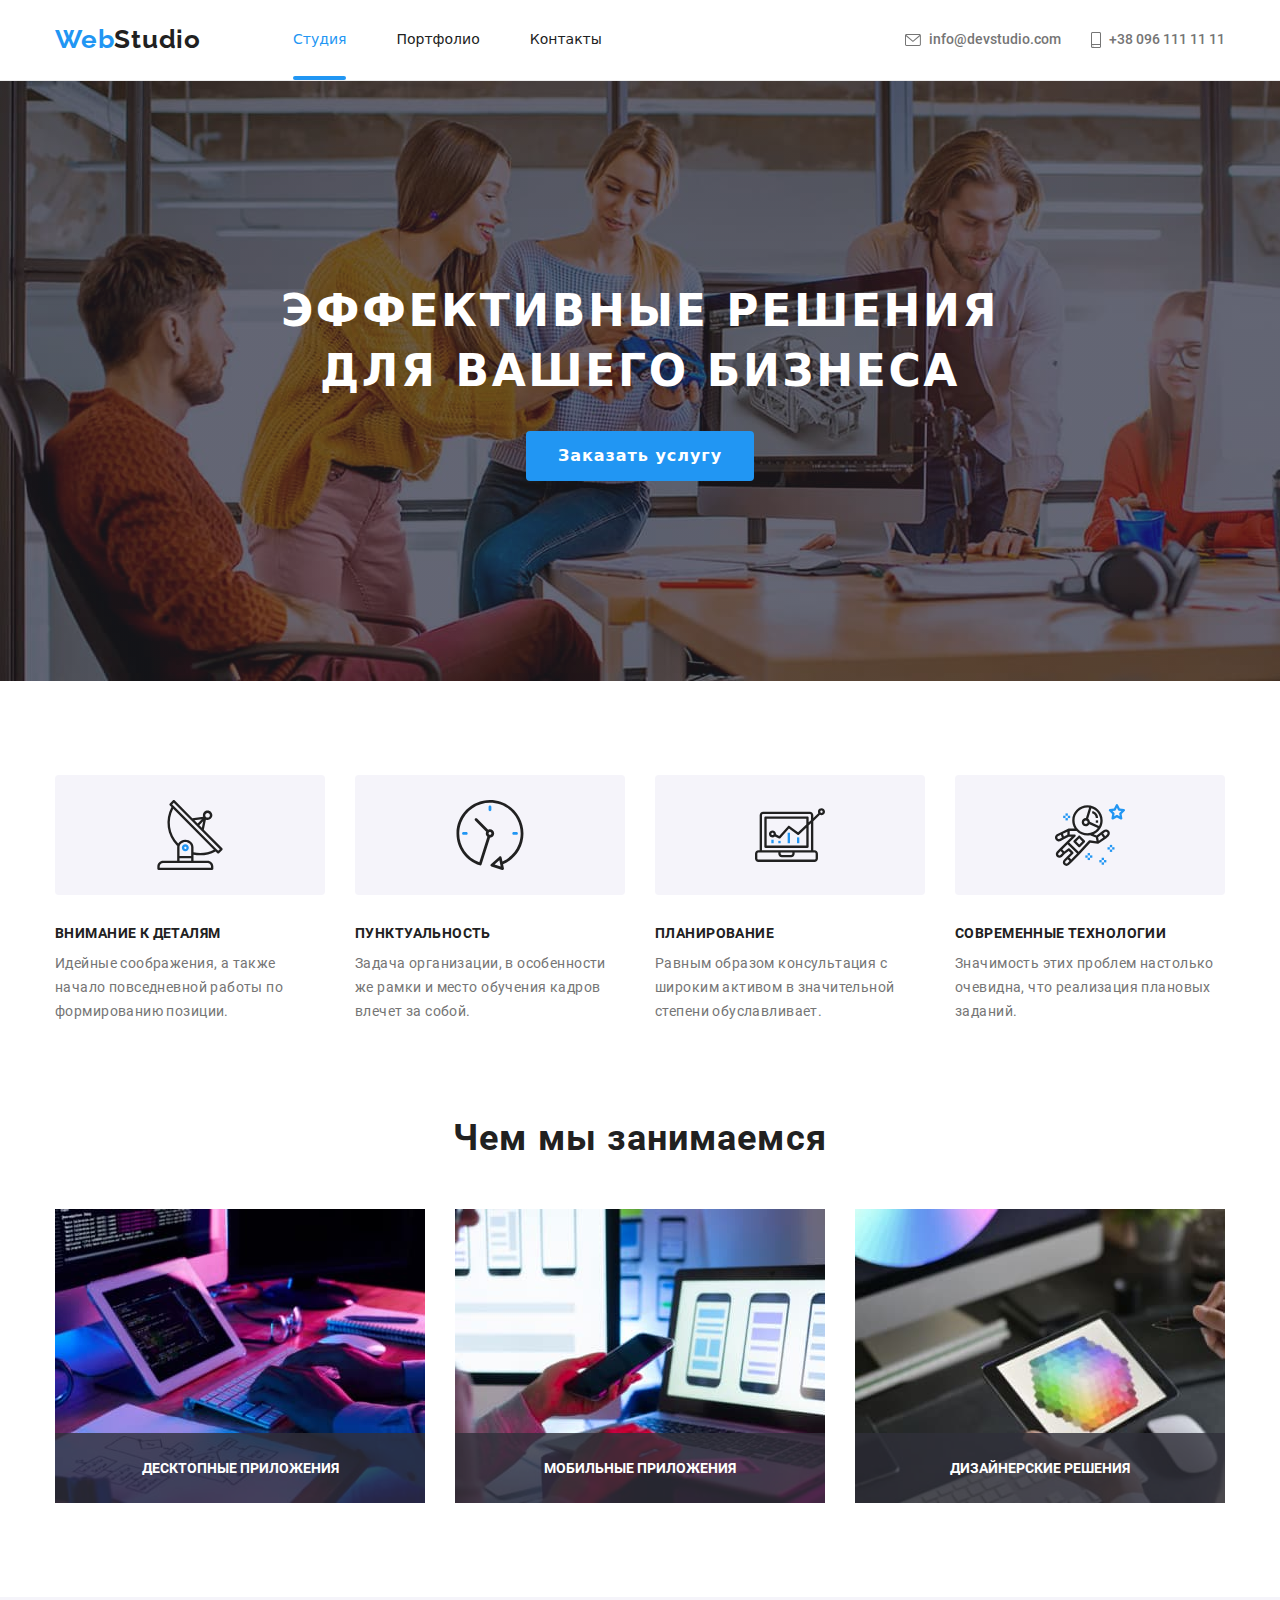
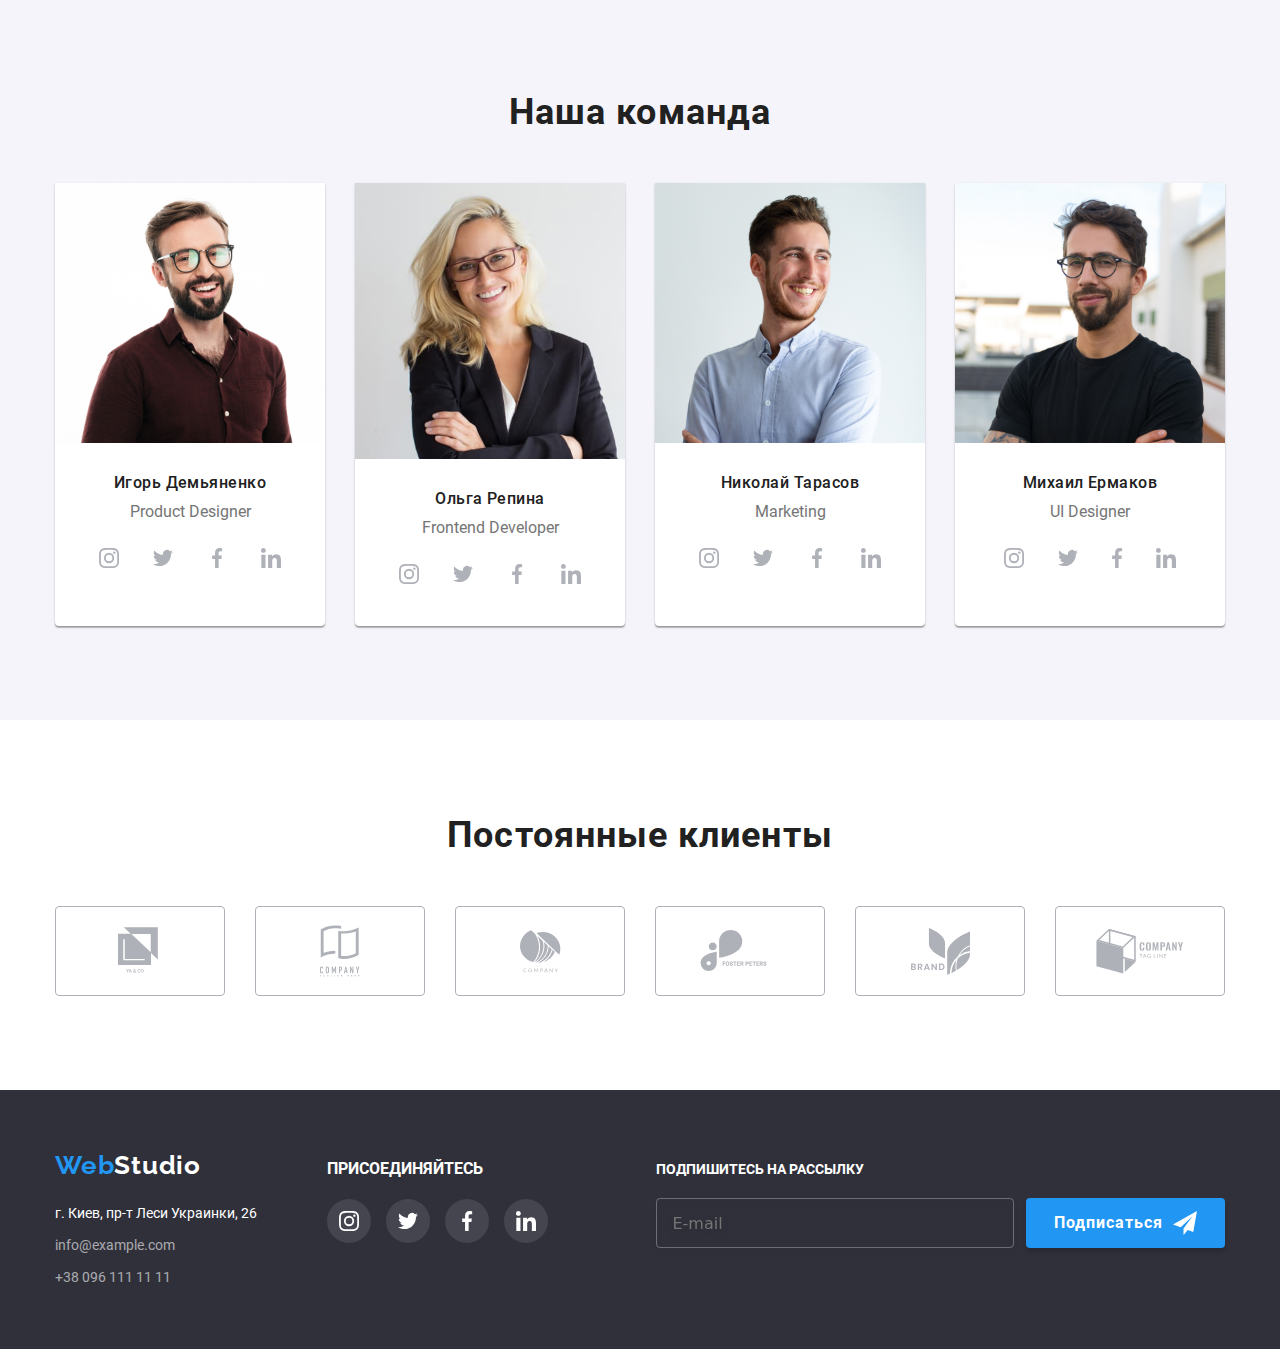
<file: index.html>
<!DOCTYPE html>
<html lang="en">

<head>
    <meta charset="UTF-8">
    <meta name="viewport" content="width=device-width, initial-scale=1.0">
    <title>Домашка 1</title>
    <link rel="preconnect" href="https://fonts.gstatic.com" />
    <link rel="preconnect" href="https://fonts.gstatic.com">
    <link rel="stylesheet"
        href="https://cdnjs.cloudflare.com/ajax/libs/modern-normalize/1.0.0/modern-normalize.min.css" />
    <link rel="stylesheet" href="./css/main.min.css" />
</head>

<body>
    <header>
        <div class="container">
            <nav class="nav-list-flex">
                <a href="./index.html" class="webstudio-link logo">Web<span class="span-studio">Studio</span></a>
                <button type="button" class="menu-button" aria-expanded="false" aria-controls="menu-container"
                    data-menu-button>
                    <svg class="menu-button-icon" width="40" height="40" aria-label="Переключатель мобильного меню">
                        <use class="icon-menu" href="./images/icons/symbol-defs.svg#menu_40px"></use>
                        <use class="icon-cross" href="./images/icons/symbol-defs.svg#close_40px"></use>
                    </svg>
                </button>
                <div class="menu-container" id="menu-container" data-menu>
                    <ul class="nav-list">
                        <li class="item"><a href="./index.html" class="nav-list-link current">Студия</a></li>
                        <li class="item"><a href="./portfolio/portfolio.html" class="nav-list-link">Портфолио</a></li>
                        <li class="item"><a href="#" class="nav-list-link">Контакты</a></li>
                    </ul>

                    <ul class="info-list-contacts">
                        <li class="item">
                            <a href="#" class="link">
                                <svg class="contacs-svg" width="16" height="12">
                                    <use href="./images/icons/symbol-defs.svg#envelope"></use>
                                </svg>info@devstudio.com
                            </a>
                        </li>
                        <li class="item"><a href="#" class="link">
                                <svg class="contacs-svg" width="10" height="16">
                                    <use xlink:href="./images/icons/symbol-defs.svg#smartphone"></use>
                                </svg>+38 096 111 11 11
                            </a>
                        </li>
                    </ul>

                </div>
            </nav>
        </div>
    </header>
    <main>
        <section class="hero">
            <div class="container">
                <h1 class="hero-title">Эффективные решения <br>для вашего бизнеса</h1>
                <button type="button" class="hero-button btn" data-modal-open>Заказать услугу</button>
            </div>
        </section>
        <section class="section">
            <div class="container">
                <ul class="featueres">
                    <li class="featueres-item quality-antenna">
                        <h3 class="featueres-title icon-antenna">Внимание к деталям</h3>
                        <p class="featueres-link">
                            Идейные соображения, а также
                            начало повседневной работы
                            по формированию позиции.
                        </p>
                    </li>
                    <li class="featueres-item quality-clock">
                        <h3 class="featueres-title">Пунктуальность</h3>
                        <p class="featueres-link">
                            Задача организации, в особенности
                            же рамки и место обучения кадров
                            влечет за собой.
                        </p>

                    </li>
                    <li class="featueres-item quality-diagram">
                        <h3 class="featueres-title">Планирование</h3>
                        <p class=" featueres-link">
                            Равным образом консультация с
                            широким активом в значительной
                            степени обуславливает.
                        </p>
                    </li>
                    <li class="featueres-item quality-astronaut">
                        <h3 class="featueres-title">Современные технологии</h3>
                        <p class="featueres-link">
                            Значимость этих проблем настолько
                            очевидна, что реализация плановых
                            заданий.
                        </p>
                    </li>
                </ul>
            </div>

        </section>
        <section class="specificitys">
            <div class="container">
                <h2 class="specificity-title">Чем мы занимаемся</h2>
                <ul class="specif-list">
                    <li class="specif-item">
                        <img src="./images/box1.jpg" alt="Десктопные приложения" srcset="./images/box1@2x.jpg 2x"
                            width="370" />
                        <p class="specif-box-text">Десктопные приложения</p>
                    </li>
                    <li class="specif-item">
                        <img src="./images/box2.jpg" alt="Мобильные приложения" srcset="./images/box2@2x.jpg 2x"
                            width="370" />
                        <p class="specif-box-text">Мобильные приложения</p>
                    </li>
                    <li class="specif-item">
                        <img src="./images/box3.jpg" alt="Мобильные приложения" srcset="./images/box3@2x.jpg 2x"
                            width="370" />
                        <p class="specif-box-text">Дизайнерские решения</p>
                    </li>
                </ul>
            </div>
        </section>
        <section class="section team-bg">
            <div class="container">
                <h2 class="team">Наша команда</h2>
                <ul class="all-team list">
                    <li class="team-item">
                        <img src="./images/teamcard1.jpg" alt="teamcard1" srcset="./images/teamcard1@2x.jpg 2x" />
                        <div class="team-card">
                            <h3 class="team-title">Игорь Демьяненко</h3>
                            <p class="team-link">Product Designer</p>
                            <ul class="networks list">
                                <li class="our-networks">
                                    <a href="" class="social-links">
                                        <svg class="icon" width="20" height="20">
                                            <use href="./images/icons/symbol-defs.svg#instagram-1"></use>
                                        </svg>
                                    </a>
                                </li>
                                <li class="our-networks">
                                    <a href="" class="social-links">
                                        <svg class="icon" width="20" height="20">
                                            <use href="./images/icons/symbol-defs.svg#twitter-1"></use>
                                        </svg>
                                    </a>
                                </li>
                                <li class="our-networks">
                                    <a href="" class="social-links">
                                        <svg class="icon" width="20" height="20">
                                            <use href="./images/icons/symbol-defs.svg#facebook-1"></use>
                                        </svg>
                                    </a>
                                </li>
                                <li class="our-networks">
                                    <a href="" class="social-links">
                                        <svg class="icon" width="20px" height="20">
                                            <use href="./images/icons/symbol-defs.svg#linkedin-1"></use>
                                        </svg>
                                    </a>
                                </li>
                            </ul>
                        </div>
                    </li>
                    <li class="team-item">
                        <img src="./images/teamcard2.jpg" alt="teamcard2" srcset="./images/teamcard2@2x.jpg 2x" />
                        <div class="team-card">
                            <h3 class="team-title">Ольга Репина</h3>
                            <p class="team-link">Frontend Developer</p>
                            <ul class="networks">
                                <li class="our-networks">
                                    <a href="" class="social-links">
                                        <svg class="icon" width="20" height="20">
                                            <use href="./images/icons/symbol-defs.svg#instagram-1"></use>
                                        </svg>
                                    </a>
                                </li>
                                <li class="our-networks">
                                    <a href="" class="social-links">
                                        <svg class="icon" width="20" height="20">
                                            <use href="./images/icons/symbol-defs.svg#twitter-1"></use>
                                        </svg>
                                    </a>
                                </li>
                                <li class="our-networks">
                                    <a href="" class="social-links">
                                        <svg class="icon" width="20" height="20">
                                            <use href="./images/icons/symbol-defs.svg#facebook-1"></use>
                                        </svg>
                                    </a>
                                </li>
                                <li class="our-networks">
                                    <a href="" class="social-links">
                                        <svg class="icon" width="20px" height="20">
                                            <use href="./images/icons/symbol-defs.svg#linkedin-1"></use>
                                        </svg>
                                    </a>
                                </li>
                            </ul>
                        </div>
                    </li>
                    <li class="team-item">
                        <img src="./images/teamcard3.jpg" alt="teamcard3" srcset="./images/teamcard3@2x.jpg 2x" />
                        <div class="team-card">
                            <h3 class="team-title">Николай Тарасов</h3>
                            <p class="team-link">Marketing</p>
                            <ul class="networks">
                                <li class="our-networks">
                                    <a href="" class="social-links">
                                        <svg class="icon" width="20" height="20">
                                            <use href="./images/icons/symbol-defs.svg#instagram-1"></use>
                                        </svg>
                                    </a>
                                </li>
                                <li class="our-networks">
                                    <a href="" class="social-links">
                                        <svg class="icon" width="20" height="20">
                                            <use href="./images/icons/symbol-defs.svg#twitter-1"></use>
                                        </svg>
                                    </a>
                                </li>
                                <li class="our-networks">
                                    <a href="" class="social-links">
                                        <svg class="icon" width="20" height="20">
                                            <use href="./images/icons/symbol-defs.svg#facebook-1"></use>
                                        </svg>
                                    </a>
                                </li>
                                <li class="our-networks">
                                    <a href="" class="social-links">
                                        <svg class="icon" width="20px" height="20">
                                            <use href="./images/icons/symbol-defs.svg#linkedin-1"></use>
                                        </svg>
                                    </a>
                                </li>
                            </ul>
                        </div>
                    </li>
                    <li class="team-item">
                        <img src="./images/teamcard4.jpg" alt="teamcard4" srcset="./images/teamcard4@2x.jpg 2x" />
                        <div class="team-card">
                            <h3 class="team-title">Михаил Ермаков</h3>
                            <p class="team-link">UI Designer</p>
                            <ul class="networks">
                                <li class="our-networks">
                                    <a href="" class="social-links">
                                        <svg class="icon" width="20" height="20">
                                            <use href="./images/icons/symbol-defs.svg#instagram-1"></use>
                                        </svg>
                                    </a>
                                </li>
                                <li class="our-networks">
                                    <a href="" class="social-links">
                                        <svg class="icon" width="20" height="20">
                                            <use href="./images/icons/symbol-defs.svg#twitter-1"></use>
                                        </svg>
                                    </a>
                                </li>
                                <li>
                                    <a href="" class="social-links">
                                        <svg class="icon" width="20" height="20">
                                            <use href="./images/icons/symbol-defs.svg#facebook-1"></use>
                                        </svg>
                                    </a>
                                </li>
                                <li class="our-networks">
                                    <a href="" class="social-links">
                                        <svg class="icon" width="20px" height="20">
                                            <use href="./images/icons/symbol-defs.svg#linkedin-1"></use>
                                        </svg>
                                    </a>
                                </li>
                            </ul>
                        </div>
                    </li>
                </ul>
            </div>
        </section>
        <section class="section">
            <div class="container">
                <h2 class="clients-title">Постоянные клиенты</h2>
                <ul class="clients-list">
                    <li class="clients-item">
                        <a href="" class="clients-link">
                            <svg class="clients-svg" width="44" height="49">
                                <use href="./images/icons/symbol-defs.svg#logo-1"></use>
                            </svg>
                        </a>
                    </li>
                    <li class="clients-item">
                        <a href="" class="link clients-link">
                            <svg class="clients-svg" width="40" height="52">
                                <use href="./images/icons/symbol-defs.svg#logo-2"></use>
                            </svg>
                        </a>
                    </li>
                    <li class="clients-item">
                        <a href="" class="link clients-link">
                            <svg class="clients-svg" width="41" height="43">
                                <use href="./images/icons/symbol-defs.svg#logo-3"></use>
                            </svg>
                        </a>
                    </li>
                    <li class="clients-item">
                        <a href="" class="link clients-link">
                            <svg class="clients-svg" width="80" height="42">
                                <use href="./images/icons/symbol-defs.svg#logo-4"></use>
                            </svg>
                        </a>
                    </li>
                    <li class="clients-item">
                        <a href="" class="link clients-link">
                            <svg class="clients-svg" width="59" height="47">
                                <use href="./images/icons/symbol-defs.svg#logo-5"></use>
                            </svg>
                        </a>
                    </li>
                    <li class="clients-item">
                        <a href="" class="link clients-link">
                            <svg class="clients-svg" width="88" height="45">
                                <use href="./images/icons/symbol-defs.svg#logo-6"></use>
                            </svg>
                        </a>
                    </li>

                </ul>
            </div>
        </section>
    </main>
    <footer class="footer">
        <div class="container footer-container">
            <div class="footer-wrap">
                <div class="footer-bg">
                    <a href="./index.html" class="webstudio-button">Web<span class="span-studio-button">Studio</span>
                    </a>
                    <p class="address-link">г. Киев, пр-т Леси Украинки, 26</p>
                    <a href="#" class="address-contact">info@example.com</a>
                    <a href="#" class="address-contact">+38 096 111 11 11</a>
                </div>
                <div>
                    <p class="join-us">присоединяйтесь</p>
                    <ul class="footer-networks">
                        <li class="socil-links">
                            <a href="" class="footer-social-links">
                                <svg width="20" height="20">
                                    <use href="./images/icons/symbol-defs.svg#instagram"></use>
                                </svg>
                            </a>
                        </li>
                        <li class="socil-links">
                            <a href="" class="footer-social-links">
                                <svg width="20" height="20">
                                    <use href="./images/icons/symbol-defs.svg#twitter"></use>
                                </svg>
                            </a>
                        </li>
                        <li class="socil-links">
                            <a href="" class="footer-social-links">
                                <svg width="20" height="20">
                                    <use href="./images/icons/symbol-defs.svg#facebook"></use>
                                </svg>
                            </a>
                        </li>
                        <li class="socil-links">
                            <a href="" class="footer-social-links">
                                <svg width="20px" height="20">
                                    <use href="./images/icons/symbol-defs.svg#linkedin"></use>
                                </svg>
                            </a>
                        </li>
                    </ul>
                </div>
            </div>
            <div>
                <b class="footer-discription">Подпишитесь на рассылку</b>
                <form class="speaker-form">
                    <input type="email" name="email" placeholder="E-mail" id="email" />
                    <button class="email-button btn" type="submit">
                        <span class="button-subscribe">Подписаться</span>
                        <svg width="24" height="24">
                            <use href="./images/icons/symbol-defs.svg#icon-send"></use>
                        </svg>
                    </button>
                </form>
            </div>
        </div>


    </footer>
    <div class="backdrop is-hidden" data-modal>
        <div class="modal">
            <button type="button" class="button-close" data-modal-close>
                <svg class="icon">
                    <use href="./images/icons/symbol-defs.svg#close" width="11" height="11"></use>
                </svg>
            </button>
            <b class="modal-text">
                Оставьте свои данные, мы вам перезвоним
            </b>
            <form class="form">
                <div class="form-field">
                    <label class="label-form">
                        <span class="text-form">Имя</span>
                        <input class="input-form" type="text" name="user-name" id="name" />
                        <svg width="18" height="18">
                            <use href="./images/icons/symbol-defs.svg#icon-person-black-18dp-1-1"></use>
                        </svg>
                    </label>
                    <label class="label-form">
                        <span class="text-form">Телефон </span>
                        <input class="input-form" type="tel" name="telephone" id="tel" />
                        <svg width="18" height="18">
                            <use href="./images/icons/symbol-defs.svg#icon-phone-black-18dp-1-1"></use>
                        </svg>
                    </label>
                    <label class="label-form">
                        <span class="text-form">Почта</span>
                        <input class="input-form" type="email" name="email" id="mail" />
                        <svg width="18" height="18">
                            <use href="./images/icons/symbol-defs.svg#icon-email-black-18dp-1-1"></use>
                        </svg>
                    </label>
                    <label class="label-form">
                        <span class="text-form">Комментарий</span>
                        <textarea name="comment" cols="45" rows="5" placeholder="Введите текст" id="comment"></textarea>
                    </label>

                </div>

                <div class="checkbox">
                    <label class="lable-checkbox">
                        <input class="input-checkbox visually-hidden" type="checkbox" value="agree" name="checkbox">
                        <!-- <svg width="16" height="15">
                            <use href="./images/icons/symbol-defs.svg#icon-checkbox-border"></use>
                        </svg> -->
                        <span class="check-box"></span>
                        <span class="checkbox-text">Соглашаюсь с рассылкой и принимаю
                            <a href=""> Условия договора</a></span>

                    </label>
                </div>

                <div class="submit">
                    <button type="submit" class="modal-button btn" data-modal-open>Отправить</button>
                </div>

            </form>
        </div>
    </div>
    <script src="./js/menu.js"></script>
    <script src="./js/modal.js"></script>
</body>

</html>
</file>
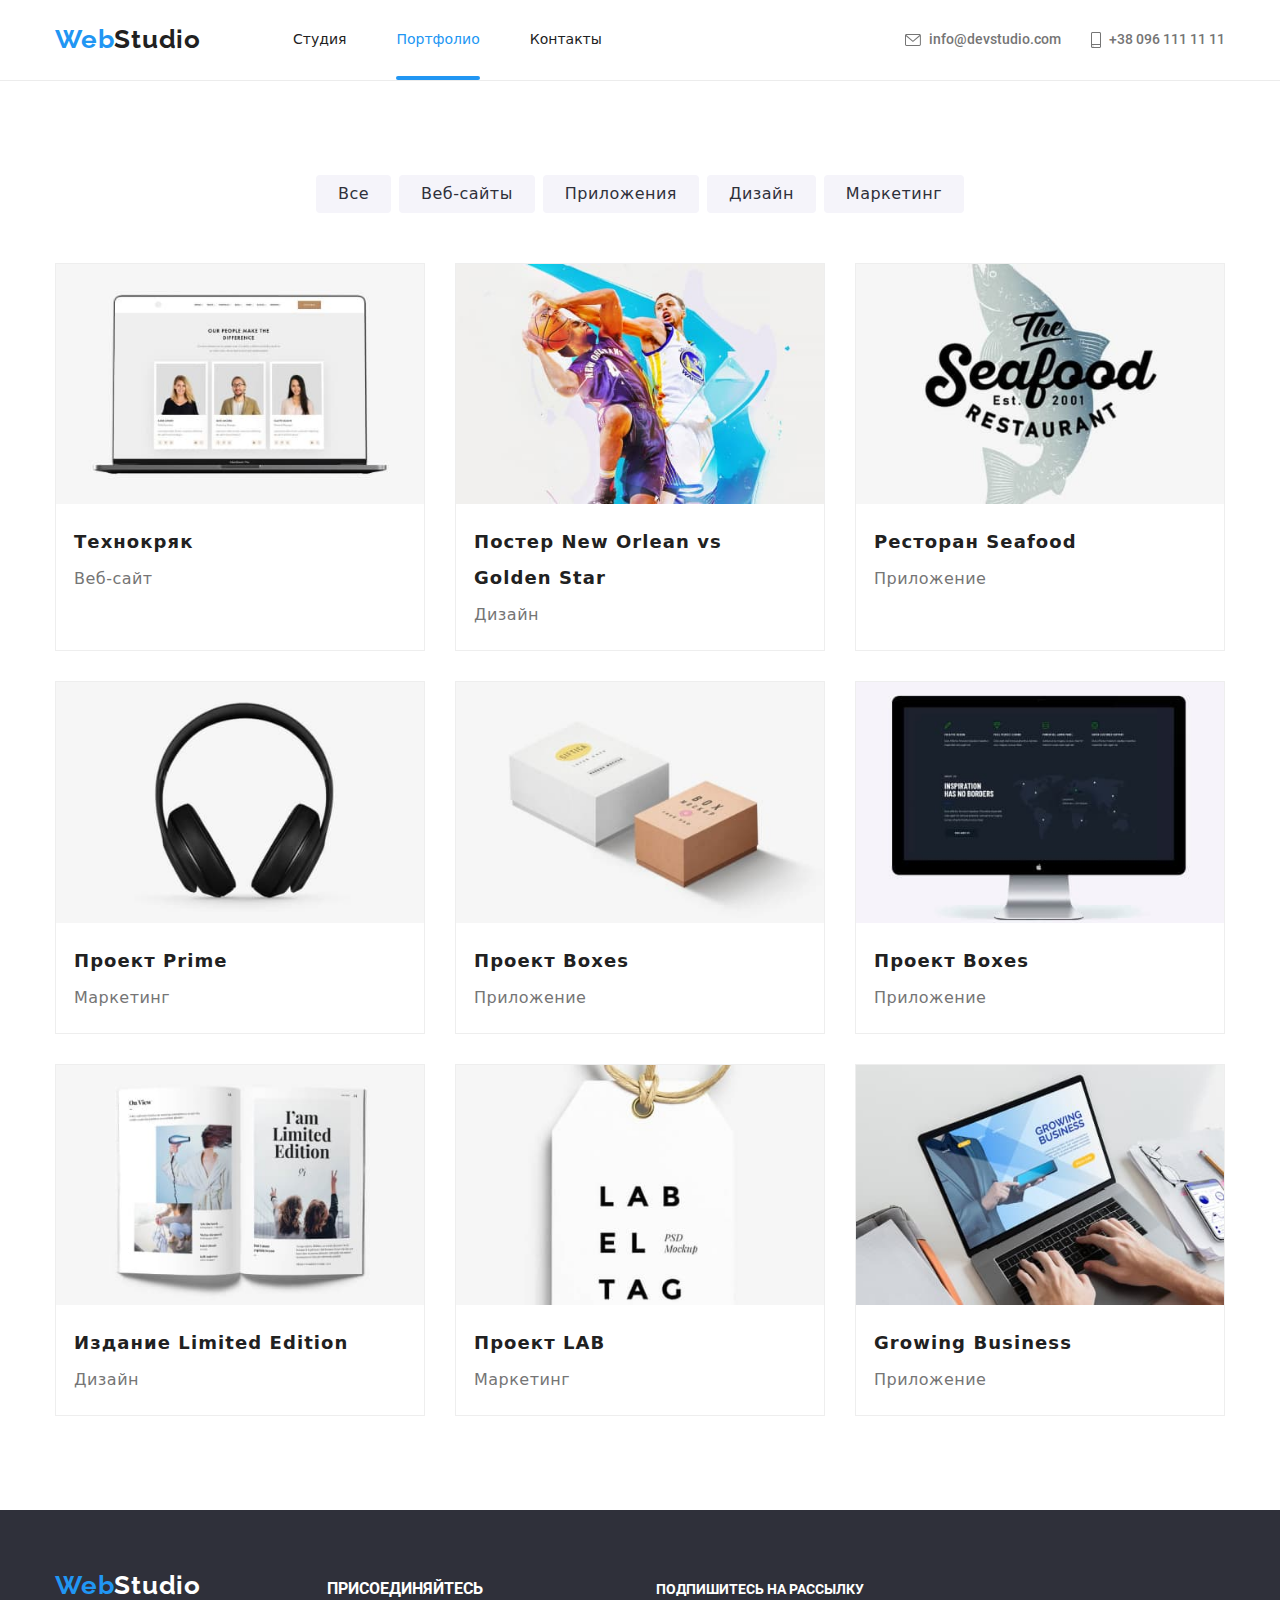
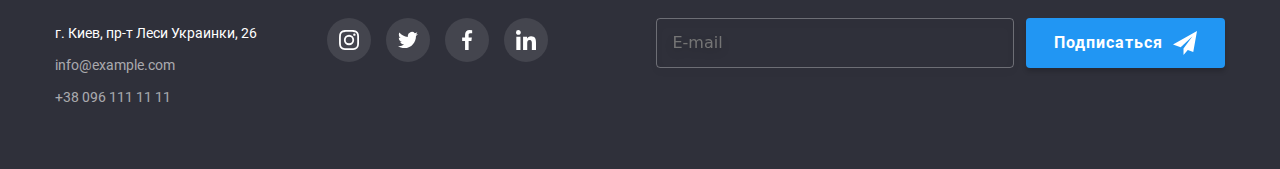
<file: portfolio/portfolio.html>
<!DOCTYPE html>
<html lang="en">

<head>
    <meta charset="UTF-8">
    <meta name="viewport" content="width=device-width, initial-scale=1.0">
    <title>Домашка 2</title>
    <link rel="preconnect" href="https://fonts.gstatic.com">
    <link
        href="https://fonts.googleapis.com/css2?family=Raleway:wght@700&family=Roboto:wght@400;500;700;900&display=swap"
        rel="stylesheet">
    <link rel="stylesheet"
        href="https://cdnjs.cloudflare.com/ajax/libs/modern-normalize/1.0.0/modern-normalize.min.css" />
    <link rel="stylesheet" href="../css/main.min.css">
</head>

<body>
    <header>
        <div class="container">
            <nav class="nav-list-flex">
                <a href="./index.html" class="webstudio-link logo">Web<span class="span-studio">Studio</span></a>
                <button type="button" class="menu-button" aria-expanded="false" aria-controls="menu-container"
                    data-menu-button>
                    <svg class="menu-button-icon" width="40" height="40" aria-label="Переключатель мобильного меню">
                        <use class="icon-cross" href="../images/icons/symbol-defs.svg#close_40px"></use>
                        <use class="icon-menu" href="../images/icons/symbol-defs.svg#menu_40px"></use>
                    </svg>
                </button>
                <div class="menu-container" id="menu-container" data-menu>
                    <ul class="nav-list">
                        <li class="item"><a href="../index.html" class="nav-list-link">Студия</a></li>
                        <li class="item"><a href="../portfolio/portfolio.html"
                                class="nav-list-link current">Портфолио</a></li>
                        <li class="item"><a href="#" class="nav-list-link">Контакты</a></li>
                    </ul>
                    <ul class="info-list-contacts">
                        <li class="item">
                            <a href="#" class="link">
                                <svg class="contacs-svg" width="16" height="12">
                                    <use href="../images/icons/symbol-defs.svg#envelope"></use>
                                </svg>info@devstudio.com
                            </a>
                        </li>
                        <li class="item"><a href="#" class="link">
                                <svg class="contacs-svg" width="10" height="16">
                                    <use xlink:href="../images/icons/symbol-defs.svg#smartphone"></use>
                                </svg>+38 096 111 11 11
                            </a>
                        </li>
                    </ul>
                </div>
            </nav>
        </div>
    </header>
    <main>
        <section class="portfolio section">
            <div class="container">
                <ul class="portfolio-projects-list">
                    <li class="project-button"><button type="button" class="portfolio-link">Все</button></li>
                    <li class="project-button"><button type="button" class="portfolio-link">Веб-сайты</button></li>
                    <li class="project-button"><button type="button" class="portfolio-link">Приложения</button></li>
                    <li class="project-button"><button type="button" class="portfolio-link">Дизайн</button></li>
                    <li class="project-button"><button type="button" class="portfolio-link">Маркетинг</button></li>
                </ul>
                <ul class="projects">
                    <li class="card-item">
                        <a href="" class="card-link">
                            <div class="project-thumb">
                                <img src="../images/img1.jpg" alt="img1" srcset="../images/img1@2x.jpg 2x" />
                                <div class="card-description">
                                    <p class="card-description-text">
                                        Технокряк это современная площадка распространения
                                        коронавируса. Компании используют эту платформу для
                                        цифрового шпионажа и атак на защищённые сервера
                                        конкурентов.
                                    </p>
                                </div>
                            </div>
                            <div class="project-card">
                                <h2 class="project-title">Технокряк</h2>
                                <p class="project-text">Веб-сайт</p>
                            </div>
                        </a>
                    </li>
                    <li class="card-item">
                        <a href="" class="card-link">
                            <div class="project-thumb">
                                <img src="../images/img2.jpg" alt="img2" srcset="../images/img2@2x.jpg 2x">
                                <div class="card-description">
                                    <p class="card-description-text">
                                        Технокряк это современная площадка распространения
                                        коронавируса. Компании используют эту платформу для
                                        цифрового шпионажа и атак на защищённые сервера
                                        конкурентов.
                                    </p>
                                </div>
                            </div>
                            <div class="project-card">
                                <h2 class="project-title">Постер New Orlean vs Golden Star</h2>
                                <p class="project-text">Дизайн</p>
                            </div>
                        </a>
                    </li>
                    <li class="card-item">
                        <a href="" class="card-link">
                            <div class="project-thumb">
                                <img src="../images/img3.jpg" alt="img3" srcset="../images/img3@2x.jpg 2x" />
                                <div class="card-description">
                                    <p class="card-description-text">
                                        Технокряк это современная площадка распространения
                                        коронавируса. Компании используют эту платформу для
                                        цифрового шпионажа и атак на защищённые сервера
                                        конкурентов.
                                    </p>
                                </div>
                            </div>
                            <div class="project-card">
                                <h2 class="project-title">Ресторан Seafood</h2>
                                <p class="project-text">Приложение</p>
                            </div>
                        </a>
                    </li>
                    <li class="card-item">
                        <a href="" class="card-link">
                            <div class="project-thumb">
                                <img src="../images/img4.jpg" alt="img4" srcset="../images/img4@2x.jpg 2x" />
                                <div class="card-description">
                                    <p class="card-description-text">
                                        Технокряк это современная площадка распространения
                                        коронавируса. Компании используют эту платформу для
                                        цифрового шпионажа и атак на защищённые сервера
                                        конкурентов.
                                    </p>
                                </div>
                            </div>
                            <div class="project-card">
                                <h2 class="project-title">Проект Prime</h2>
                                <p class="project-text">Маркетинг</p>
                            </div>
                        </a>
                    <li class="card-item">
                        <a href="" class="card-link">
                            <div class="project-thumb">
                                <img src="../images/img5.jpg" alt="img5" srcset="../images/img5@2x.jpg 2x" />
                                <div class="card-description">
                                    <p class="card-description-text">
                                        Технокряк это современная площадка распространения
                                        коронавируса. Компании используют эту платформу для
                                        цифрового шпионажа и атак на защищённые сервера
                                        конкурентов.
                                    </p>
                                </div>
                            </div>
                            <div class="project-card">
                                <h2 class="project-title">Проект Boxes</h2>
                                <p class="project-text">Приложение</p>
                            </div>
                        </a>
                    </li>
                    <li class="card-item">
                        <a href="" class="card-link">
                            <div class="project-thumb">
                                <img src="../images/img6.jpg" alt="img6" srcset="../images/img6@2x.jpg 2x" />
                                <div class="card-description">
                                    <p class="card-description-text">
                                        Технокряк это современная площадка распространения
                                        коронавируса. Компании используют эту платформу для
                                        цифрового шпионажа и атак на защищённые сервера
                                        конкурентов.
                                    </p>
                                </div>
                            </div>
                            <div class="project-card">
                                <h2 class="project-title">Проект Boxes</h2>
                                <p class="project-text">Приложение</p>
                            </div>
                        </a>
                    </li>
                    <li class="card-item">
                        <a href="" class="card-link">
                            <div class="project-thumb">
                                <img src="../images/img7.jpg" alt="img7" srcset="../images/img7@2x.jpg 2x" />
                                <div class="card-description">
                                    <p class="card-description-text">
                                        Технокряк это современная площадка распространения
                                        коронавируса. Компании используют эту платформу для
                                        цифрового шпионажа и атак на защищённые сервера
                                        конкурентов.
                                    </p>
                                </div>
                            </div>
                            <div class="project-card">
                                <h2 class="project-title">Издание Limited Edition</h2>
                                <p class="project-text">Дизайн</p>
                            </div>
                        </a>
                    </li>
                    <li class="card-item">
                        <a href="" class="card-link">
                            <div class="project-thumb">
                                <img src="../images/img8.jpg" alt="img8" srcset="../images/img8@2x.jpg 2x" />
                                <div class="card-description">
                                    <p class="card-description-text">
                                        Технокряк это современная площадка распространения
                                        коронавируса. Компании используют эту платформу для
                                        цифрового шпионажа и атак на защищённые сервера
                                        конкурентов.
                                    </p>
                                </div>
                            </div>
                            <div class="project-card">
                                <h2 class="project-title">Проект LAB</h2>
                                <p class="project-text">Маркетинг</p>
                            </div>
                        </a>
                    </li>
                    <li class="card-item">
                        <a href="" class="card-link">
                            <div class="project-thumb">
                                <img src="../images/img9.jpg" alt="img9" srcset="../images/img9@2x.jpg 2x" />
                                <div class="card-description">
                                    <p class="card-description-text">
                                        Технокряк это современная площадка распространения
                                        коронавируса. Компании используют эту платформу для
                                        цифрового шпионажа и атак на защищённые сервера
                                        конкурентов.
                                    </p>
                                </div>
                            </div>
                            <div class="project-card">
                                <h2 class="project-title">Growing Business</h2>
                                <p class="project-text">Приложение</p>
                            </div>
                        </a>
                    </li>
                </ul>
            </div>

        </section>
    </main>
    <footer class="footer">
        <div class="container footer-container">
            <div class="footer-wrap">
                <div class="footer-bg">
                    <a href="./index.html" class="webstudio-button">Web<span
                            class="span-studio-button">Studio</span></a>
                    <p class="address-link">г. Киев, пр-т Леси Украинки, 26</p>
                    <a href="#" class="address-contact">info@example.com</a>
                    <a href="#" class="address-contact">+38 096 111 11 11</a>
                </div>
                <div>
                    <p class="join-us">присоединяйтесь</p>
                    <ul class="footer-networks">
                        <li class="socil-links">
                            <a href="" class="footer-social-links">
                                <svg width="20" height="20">
                                    <use href="../images/icons/symbol-defs.svg#instagram"></use>
                                </svg>
                            </a>
                        </li>
                        <li class="socil-links">
                            <a href="" class="footer-social-links">
                                <svg width="20" height="20">
                                    <use href="../images/icons/symbol-defs.svg#twitter"></use>
                                </svg>
                            </a>
                        </li>
                        <li class="socil-links">
                            <a href="" class="footer-social-links">
                                <svg width="20" height="20">
                                    <use href="../images/icons/symbol-defs.svg#facebook"></use>
                                </svg>
                            </a>
                        </li>
                        <li class="socil-links">
                            <a href="" class="footer-social-links">
                                <svg width="20px" height="20">
                                    <use href="../images/icons/symbol-defs.svg#linkedin"></use>
                                </svg>
                            </a>
                        </li>
                    </ul>
                </div>
            </div>
            <div class="footer-subscribe">
                <b class="footer-discription">Подпишитесь на рассылку</b>
                <form class="speaker-form">
                    <label for="email">
                        <input type="email" name="email" placeholder="E-mail" id="email" />
                    </label>
                    <button class="email-button btn" type="submit">
                        <span class="button-subscribe">Подписаться</span>
                        <svg width="24" height="24">
                            <use href="../images/icons/symbol-defs.svg#icon-send"></use>
                        </svg>
                    </button>
                </form>
            </div>
        </div>
    </footer>
    <script src="../js/menu.js"></script>
</body>

</html>
</file>
<file: css/main.min.css>
@font-face{font-family:"Roboto400";font-style:normal;font-weight:400;src:url("../fonts/Roboto/roboto-v20-latin_cyrillic-regular.eot");src:local(""),url("../fonts/Roboto/roboto-v20-latin_cyrillic-regular.eot?#iefix") format("embedded-opentype"),url("../fonts/Roboto/roboto-v20-latin_cyrillic-regular.woff2") format("woff2"),url("../fonts/Roboto/roboto-v20-latin_cyrillic-regular.woff") format("woff"),url("../fonts/Roboto/roboto-v20-latin_cyrillic-regular.ttf") format("truetype"),url("../fonts/Roboto/roboto-v20-latin_cyrillic-regular.svg#Roboto") format("svg")}@font-face{font-family:"Roboto500";font-style:normal;font-weight:500;src:url("../fonts/Roboto/roboto-v20-latin_cyrillic-500.eot");src:local(""),url("../fonts/Roboto/roboto-v20-latin_cyrillic-500.eot?#iefix") format("embedded-opentype"),url("../fonts/Roboto/roboto-v20-latin_cyrillic-500.woff2") format("woff2"),url("../fonts/Roboto/roboto-v20-latin_cyrillic-500.woff") format("woff"),url("../fonts/Roboto/roboto-v20-latin_cyrillic-500.ttf") format("truetype"),url("../fonts/Roboto/roboto-v20-latin_cyrillic-500.svg#Roboto") format("svg")}@font-face{font-family:"Roboto700";font-style:normal;font-weight:700;src:url("../fonts/Roboto/roboto-v20-latin_cyrillic-700.eot");src:local(""),url("../fonts/Roboto/roboto-v20-latin_cyrillic-700.eot?#iefix") format("embedded-opentype"),url("../fonts/Roboto/roboto-v20-latin_cyrillic-700.woff2") format("woff2"),url("../fonts/Roboto/roboto-v20-latin_cyrillic-700.woff") format("woff"),url("../fonts/Roboto/roboto-v20-latin_cyrillic-700.ttf") format("truetype"),url("../fonts/Roboto/roboto-v20-latin_cyrillic-700.svg#Roboto") format("svg")}@font-face{font-family:"Roboto900";font-style:normal;font-weight:900;src:url("../fonts/Roboto/roboto-v20-latin_cyrillic-900.eot");src:local(""),url("../fonts/Roboto/roboto-v20-latin_cyrillic-900.eot?#iefix") format("embedded-opentype"),url("../fonts/Roboto/roboto-v20-latin_cyrillic-900.woff2") format("woff2"),url("../fonts/Roboto/roboto-v20-latin_cyrillic-900.woff") format("woff"),url("../fonts/Roboto/roboto-v20-latin_cyrillic-900.ttf") format("truetype"),url("../fonts/Roboto/roboto-v20-latin_cyrillic-900.svg#Roboto") format("svg")}@font-face{font-family:"Raleway700";font-style:normal;font-weight:700;src:url("../fonts/Raleway/raleway-v18-latin-700.eot");src:local(""),url("../fonts/Raleway/raleway-v18-latin-700.eot?#iefix") format("embedded-opentype"),url("../fonts/Raleway/raleway-v18-latin-700.woff2") format("woff2"),url("../fonts/Raleway/raleway-v18-latin-700.woff") format("woff"),url("../fonts/Raleway/raleway-v18-latin-700.ttf") format("truetype"),url("../fonts/Raleway/raleway-v18-latin-700.svg#Raleway") format("svg")}.nav-list,.featueres,.specif-list,.all-team,.networks,.clients-list,.footer-networks,.portfolio-projects-list,.projects{list-style:none;padding:0;margin:0}.logo,.info-list-contacts .link,.social-links,.address-link,.address-contact,.checkbox a,.card-link{list-style:none;padding:0;margin:0}html{box-sizing:border-box}body{overflow:auto;margin:0;padding:0;box-sizing:border-box;padding-inline-start:0px}li{list-style-type:none}a{text-decoration:none}h1,h2,h3,h4,h5,h6,p{margin:0;padding:0}img{display:block;max-width:100%;height:auto}*,*::before,*::after{box-sizing:border-box}.container{padding-left:15px;padding-right:15px;margin-left:auto;margin-right:auto}@media screen and (min-width: 480px){.container{width:480px}}@media screen and (min-width: 768px){.container{width:768px}}@media screen and (min-width: 1200px){.container{width:1200px}}.section{padding-top:60px;padding-bottom:60px}@media screen and (min-width: 1200px){.section{padding-top:94px;padding-bottom:94px}}/*! modern-normalize v1.0.0 | MIT License | https://github.com/sindresorhus/modern-normalize */*,*::before,*::after{box-sizing:border-box}:root{-moz-tab-size:4;tab-size:4}html{line-height:1.15;-webkit-text-size-adjust:100%}body{margin:0}body{font-family:system-ui,-apple-system,"Segoe UI",Roboto,Helvetica,Arial,sans-serif,"Apple Color Emoji","Segoe UI Emoji"}hr{height:0;color:inherit}abbr[title]{text-decoration:underline dotted}b,strong{font-weight:bolder}code,kbd,samp,pre{font-family:ui-monospace, SFMono-Regular, Consolas, "Liberation Mono", Menlo, monospace;font-size:1em}small{font-size:80%}sub,sup{font-size:75%;line-height:0;position:relative;vertical-align:baseline}sub{bottom:-0.25em}sup{top:-0.5em}table{text-indent:0;border-color:inherit}button,input,optgroup,select,textarea{font-family:inherit;font-size:100%;line-height:1.15;margin:0}button,select{text-transform:none}button,[type="button"],[type="reset"],[type="submit"]{-webkit-appearance:button}::-moz-focus-inner{border-style:none;padding:0}:-moz-focusring{outline:1px dotted ButtonText}:-moz-ui-invalid{box-shadow:none}legend{padding:0}progress{vertical-align:baseline}::-webkit-inner-spin-button,::-webkit-outer-spin-button{height:auto}[type="search"]{-webkit-appearance:textfield;outline-offset:-2px}::-webkit-search-decoration{-webkit-appearance:none}::-webkit-file-upload-button{-webkit-appearance:button;font:inherit}summary{display:list-item}header{position:relative;z-index:1;border-bottom:1px solid #ececec}.nav-list-flex{display:flex;justify-content:space-between}@media screen and (min-width: 768px){.nav-list-flex{justify-content:start}}.logo{display:flex;padding-top:16px;padding-bottom:16px;font-family:"Raleway700",sans-serif;font-weight:700;font-size:24px;line-height:1.17;color:#2196f3}@media screen and (min-width: 1200px){.logo{font-size:26px;line-height:1.19}}.webstudio-link{display:flex;align-items:center;font-family:"Raleway700";font-weight:700;font-size:24px;line-height:28px;letter-spacing:0.03em;color:#2196f3}@media screen and (min-width: 768px){.webstudio-link{margin-right:92px;padding:0;font-size:24px;line-height:28px}}@media screen and (min-width: 1200px){.webstudio-link{font-size:26px;line-height:31px}}.span-studio{color:#212121}.nav-list{padding-inline-start:0px;align-items:center;margin:0}@media screen and (min-width: 768px){.nav-list{display:flex}}.nav-list .item{font-size:18px;line-height:1.17;font-weight:500;padding-inline-start:0px;align-items:center;text-decoration:none}@media screen and (max-width: 767px){.nav-list .item:not(:last-child){margin-bottom:40px}.nav-list .item:last-child{margin-bottom:60px}}@media screen and (min-width: 768px){.nav-list .item:not(:last-child){margin-right:50px}}.nav-list .nav-list-link{color:#212121}@media screen and (min-width: 768px){.nav-list .nav-list-link{font-size:14px;line-height:1.14;display:inline-block;padding-top:32px;padding-bottom:32px}}@media screen and (min-width: 1200px){.nav-list .nav-list-link{font-size:14px;line-height:1.14}}.nav-list-link.current{display:inline-block;position:relative;color:#2196f3}.nav-list-link.current::after{position:absolute;left:0%;bottom:0;content:"";width:100%;height:4px;background-color:#2196f3;border-radius:2px}@media screen and (max-width: 767px){.nav-list-link.current{padding-bottom:8px}}.info-list-contacts{padding-inline-start:0px;margin-left:auto}.info-list-contacts .link{display:block;color:#757575;font-family:"Roboto500";font-weight:500;font-size:18px;line-height:16px;align-items:center}@media screen and (min-width: 768px) and (max-width: 1199px){.info-list-contacts .link{font-size:12px;margin-bottom:10px}.info-list-contacts .link .link{margin-bottom:10px}}@media screen and (min-width: 1200px){.info-list-contacts .link{display:flex;font-size:14px;line-height:1.14}}.info-list-contacts p{display:block;margin:0px}@media screen and (max-width: 767px){.info-list-contacts .item:first-child{margin-bottom:16px}}@media screen and (min-width: 1200px){.info-list-contacts{display:flex;align-items:center}.info-list-contacts .item:first-child{margin-right:30px}}.contacs-svg{fill:currentColor;margin-right:10px}@media screen and (min-width: 768px){.contacs-svg{margin-right:8px}}.nav-list-flex .link,.nav-list-flex .link,.info-list-contacts .link,.info-list-contacts .link{transition:color 250ms cubic-bezier(0.4, 0, 0.2, 1)}.nav-list-flex .link:hover,.nav-list-flex .link:focus,.nav-list-flex .link:hover,.nav-list-flex .link:focus,.info-list-contacts .link:hover,.info-list-contacts .link:focus,.info-list-contacts .link:hover,.info-list-contacts .link:focus{color:#2196f3}.menu-button{margin:0;padding:0;border:0;background-color:transparent;color:#212121}.menu-button:hover{color:#2196f3}@media screen and (min-width: 768px){.menu-button{display:none}}.menu-button-icon{fill:currentColor}.menu-button.is-open .icon-menu{display:none}.icon-cross{display:none}.menu-button.is-open .icon-cross{display:block}.icon-menu{display:block}.menu-button:hover,.menu-button:focus{color:#2196f3}.icon-cross,.icon-menu{fill:currentColor}.menu-container{text-align:center;width:100%}@media screen and (max-width: 767px){.menu-container{display:none;padding:60px 20px;position:absolute;top:100%;left:0;border-top:1px solid #ececec}.menu-container.is-open{display:block;background-color:#fff}}@media screen and (min-width: 768px){.menu-container{display:flex;justify-content:space-between;text-align:left}}.hero{display:flex;position:relative;padding-top:118px;padding-bottom:118px;max-width:1600px;height:400px;margin-left:auto;margin-right:auto;align-items:center;justify-content:center;text-align:center}@media screen and (max-width: 767px){.hero{background-image:linear-gradient(to right, rgba(47,48,58,0.4), rgba(47,48,58,0.4)),url(../images/Hero-mobile-576.jpg);background-size:cover;background-position:center}}@media screen and (min-device-pixel-ratio: 2), screen and (-webkit-min-device-pixel-ratio: 2), screen and (-o-min-device-pixel-ratio: 2 / 1), screen and (min-resolution: 192dpi), screen and (min-resolution: 2dppx){.hero{background-image:linear-gradient(to right, rgba(47,48,58,0.4), rgba(47,48,58,0.4)),url(../images/Hero-mobile@2x.jpg)}}@media screen and (min-device-pixel-ratio: 3), screen and (-webkit-min-device-pixel-ratio: 3), screen and (-o-min-device-pixel-ratio: 3 / 1), screen and (min-resolution: 288dpi), screen and (min-resolution: 3dppx){.hero{background-image:linear-gradient(to right, rgba(47,48,58,0.4), rgba(47,48,58,0.4)),url(../images/Hero-mobile@3x.jpg)}}@media screen and (min-width: 768px){.hero{background-image:linear-gradient(to right, rgba(47,48,58,0.4), rgba(47,48,58,0.4)),url(../images/Hero-tablet-960.jpg)}}@media screen and (min-width: 768px) and (min-device-pixel-ratio: 2), screen and (min-width: 768px) and (-webkit-min-device-pixel-ratio: 2), screen and (min-width: 768px) and (-o-min-device-pixel-ratio: 2 / 1), screen and (min-width: 768px) and (min-resolution: 192dpi), screen and (min-width: 768px) and (min-resolution: 2dppx){.hero{background-image:linear-gradient(to right, rgba(47,48,58,0.4), rgba(47,48,58,0.4)),url(../images/Hero-tablet@2x.jpg)}}@media screen and (min-width: 768px) and (min-device-pixel-ratio: 3), screen and (min-width: 768px) and (-webkit-min-device-pixel-ratio: 3), screen and (min-width: 768px) and (-o-min-device-pixel-ratio: 3 / 1), screen and (min-width: 768px) and (min-resolution: 288dpi), screen and (min-width: 768px) and (min-resolution: 3dppx){.hero{background-image:linear-gradient(to right, rgba(47,48,58,0.4), rgba(47,48,58,0.4)),url(../images/Hero-tablet@3x.jpg)}}@media screen and (min-width: 1200px){.hero{height:600px;max-width:1600px;padding:200px 0;background:linear-gradient(to right, rgba(47,48,58,0.4), rgba(47,48,58,0.4)),url(../images/Hero-desktop.jpg)}}@media screen and (min-width: 1200px) and (min-device-pixel-ratio: 2), screen and (min-width: 1200px) and (-webkit-min-device-pixel-ratio: 2), screen and (min-width: 1200px) and (-o-min-device-pixel-ratio: 2 / 1), screen and (min-width: 1200px) and (min-resolution: 192dpi), screen and (min-width: 1200px) and (min-resolution: 2dppx){.hero{background-image:linear-gradient(to right, rgba(47,48,58,0.4), rgba(47,48,58,0.4)),url(../images/Hero-desktop@2x.jpg)}}@media screen and (min-width: 1200px) and (min-device-pixel-ratio: 3), screen and (min-width: 1200px) and (-webkit-min-device-pixel-ratio: 3), screen and (min-width: 1200px) and (-o-min-device-pixel-ratio: 3 / 1), screen and (min-width: 1200px) and (min-resolution: 288dpi), screen and (min-width: 1200px) and (min-resolution: 3dppx){.hero{background-image:linear-gradient(to right, rgba(47,48,58,0.4), rgba(47,48,58,0.4)),url(../images/Hero-desktop@3x.jpg)}}.hero-title{margin-bottom:30px;font-weight:700;font-size:26px;line-height:1.62;letter-spacing:0.06em;text-transform:uppercase;color:#fff}@media screen and (min-width: 1200px){.hero-title{font-size:44px;line-height:1.36}}.btn{padding:10px 32px;align-items:center;text-align:center;letter-spacing:0.06em;font-weight:700;font-size:16px;line-height:1.87;color:#fff;background-color:#2196f3;border:none;border-radius:4px;cursor:pointer}.hero-button{min-width:200px}.hero-button:hover,.hero-button:focus{background-color:#2196f3}.email-button{display:inline-flex;padding-left:28px;padding-right:28px}.email-button::after{content:"";display:inline-block;height:24px;background-repeat:no-repeat}.modal-button{display:inline-block;width:200px;margin-left:auto;margin-right:auto;font-weight:700;box-shadow:0px 4px 4px rgba(0,0,0,0.15)}.portfolio-link{padding:6px 22px;font-weight:500;font-size:16px;line-height:1.62;text-align:center;letter-spacing:0.03em;color:#2f303a;background-color:#f5f4fa;border:none;border-radius:4px;cursor:pointer;transition:color 250ms cubic-bezier(0.4, 0, 0.2, 1)}.portfolio-link:hover,.portfolio-link:focus{color:#fff;background-color:#2196f3;box-shadow:0px 3px 1px rgba(0,0,0,0.1),0px 1px 2px rgba(0,0,0,0.08),0px 2px 2px rgba(0,0,0,0.12)}.featueres{display:flex;flex-wrap:wrap;margin:-15px}.featueres-item{margin:15px}.featueres-item::before{display:block;content:"";height:120px;margin-bottom:30px;background:#f5f4fa;background-repeat:no-repeat;background-position:center;border-radius:4px}@media screen and (min-width: 768px){.featueres-item{width:354px}}@media screen and (min-width: 1200px){.featueres-item{width:270px}}.quality-antenna::before{background-image:url(../images/icons/antenna.svg)}.quality-clock::before{background-image:url(../images/icons/clock.svg)}.quality-diagram::before{background-image:url(../images/icons/diagram.svg)}.quality-astronaut::before{background-image:url(../images/icons/astronaut.svg)}.featueres-title{font-weight:700;line-height:1.14;text-transform:uppercase;color:#212121}@media screen and (max-width: 767px){.featueres-title{text-align:center}}.quality:not(:last-child){margin-right:30px}.featueres .featueres-item{padding-inline-start:0px}.featueres-title{margin-bottom:10px;font-family:"Roboto700";font-weight:700;font-size:14px;line-height:16px;letter-spacing:0.03em;text-transform:uppercase;color:#212121}@media screen and (max-width: 767px){.featueres-title{text-align:center}}.featueres-link{font-family:"Roboto400";font-weight:400;font-size:14px;line-height:24px;letter-spacing:0.03em;color:#757575}.specificitys{display:none;padding-bottom:94px}@media screen and (min-width: 1200px){.specificitys{display:block}}.specificity-title{margin-bottom:30px;font-family:"Roboto700";font-weight:700;font-size:28px;line-height:1.17;text-align:center;letter-spacing:0.03em;color:#212121}@media screen and (min-width: 1200px){.specificity-title{font-size:36px;margin-bottom:50px}}.specif-list{position:relative;display:flex;margin-left:-15px;margin-right:-15px}.specif-item{position:relative;margin-left:15px;margin-right:15px}.specif-box-text{position:absolute;bottom:0;left:0;width:100%;padding-top:27px;padding-bottom:27px;color:#fff;text-align:center;font-family:"Roboto700";font-weight:700;line-height:1.14;font-size:14px;line-height:16px;text-transform:uppercase;background-color:rgba(47,48,58,0.8)}.team-bg{background:#f5f4fa}.all-team{margin-left:-15px;margin-right:-15px}@media screen and (min-width: 768px){.all-team{display:inline-flex;flex-wrap:wrap;margin:-15px}}.team{margin-bottom:30px;font-family:"Roboto700";font-weight:700;font-size:28px;line-height:1.17;text-align:center;letter-spacing:0.03em;color:#212121}@media screen and (min-width: 1200px){.team{font-size:36px;margin-bottom:50px}}.all-team .item+.item{margin-left:30px}.team-item{max-width:450px;margin-left:15px;margin-right:15px;box-shadow:0px 1px 3px rgba(0,0,0,0.12),0px 1px 1px rgba(0,0,0,0.14),0px 2px 1px rgba(0,0,0,0.2);border-radius:0px 0px 4px 4px;background-color:#fff}@media screen and (max-width: 767px){.team-item:not(:last-child){margin-bottom:30px}}@media screen and (min-width: 768px){.team-item{width:354px;margin:15px}}@media screen and (min-width: 1200px){.team-item{width:270px}}.team-card{padding-top:30px;padding-bottom:24px;text-align:center}@media screen and (min-width: 1200px){.team-card{padding:30px 32px}}.team-title{margin-bottom:10px;font-family:"Roboto500";font-weight:500;font-size:16px;line-height:19px;text-align:center;letter-spacing:0.03em;color:#212121}.team-link{font-family:"Roboto400";font-weight:400;font-size:16px;margin-bottom:15px;font-size:16px;line-height:1.19;color:#757575}.networks{display:inline-flex;margin-left:-5px;margin-right:-5px}.our-networks{margin-left:5px;margin-right:5px}.social-links{display:inline-flex;justify-content:center;align-items:center;width:44px;height:44px;color:#afb1b8;border-radius:50%;transition:background-color 250ms cubic-bezier(0.4, 0, 0.2, 1),color 250ms cubic-bezier(0.4, 0, 0.2, 1)}.social-links:hover,.social-links:focus{background-color:#2196f3;color:#fff;outline:none}.networks .icon{width:20px;height:20px;fill:currentColor}.clients-title{margin-bottom:30px;font-family:"Roboto700";font-weight:700;font-size:28px;line-height:1.17;text-align:center;letter-spacing:0.03em;color:#212121}@media screen and (min-width: 1200px){.clients-title{font-size:36px;margin-bottom:50px}}.clients-list{display:flex;flex-wrap:wrap;justify-content:center;margin:-15px}.clients-item{margin:15px}.clients-link{display:flex;width:210px;height:90px;align-items:center;justify-content:center;border:1px solid #afb1b8;border-radius:4px;color:#afb1b8;transition:color 250ms cubic-bezier(0.4, 0, 0.2, 1),border-color 250ms cubic-bezier(0.4, 0, 0.2, 1)}.clients-link:hover,.clients-link:focus{color:#2196f3;border-color:#2196f3}@media screen and (min-width: 768px){.clients-link{width:226px}}@media screen and (min-width: 1200px){.clients-link{width:170px}}.clients-svg{fill:currentColor}.footer{background:#2f303a;padding-top:60px;padding-bottom:60px}@media screen and (max-width: 1199px){.footer{text-align:center}}@media screen and (min-width: 768px){.footer-wrap{display:flex;justify-content:space-around;align-items:baseline}}@media screen and (max-width: 1199px){.footer-wrap{margin-bottom:60px}}@media screen and (max-width: 767px){.footer-bg{margin-bottom:60px}}@media screen and (min-width: 1200px){.footer-bg{margin-right:70px}}@media screen and (min-width: 1200px){.footer-container{display:flex;justify-content:space-between;align-items:baseline}}.webstudio-button{display:block;margin-bottom:20px;font-family:"Raleway700";font-weight:700;font-size:26px;line-height:31px;letter-spacing:0.03em;color:#2196f3}.span-studio-button{color:#fff}.container-join-us{display:block}.join-us{line-height:1.17;text-transform:uppercase;font-family:"Roboto700";font-weight:700;margin-top:0px;margin-bottom:20px;display:inline-block;color:#fff}.address-link{display:block;margin-bottom:8px;font-style:normal;font-family:"Roboto400";font-weight:400;font-size:14px;line-height:24px;color:#fff}.address-contact{display:block;line-height:1.71;color:rgba(255,255,255,0.6);font-family:"Roboto400";font-weight:400;font-size:14px;line-height:24px;color:rgba(255,255,255,0.6)}.address-contact:not(:last-child){margin-bottom:8px}.join-us{display:block;line-height:1.14;text-transform:uppercase;font-family:"Roboto700";font-weight:700;margin-top:0px;margin-bottom:20px;color:#fff}.footer-networks{display:inline-flex;margin-left:-5px;margin-right:-5px}.socil-links{margin-left:5px;margin-right:5px}.footer-networks .socil-links:not(:last-child){margin-right:10px}.footer-social-links{display:flex;justify-content:center;align-items:center;width:44px;height:44px;color:#fff;background-color:rgba(255,255,255,0.1);border-radius:50%;transition:background-color 250ms cubic-bezier(0.4, 0, 0.2, 1)}.footer-social-links:hover,.footer-social-links:focus{background-color:#2196f3;transform:scale(1.15)}.speaker-form{margin:auto}@media screen and (min-width: 1200px){.speaker-form{display:flex}}.footer-discription{display:block;margin-bottom:20px;font-family:"Roboto700";font-weight:700;font-size:14px;line-height:1.14;text-transform:uppercase;color:#fff}.speaker-form input[type="email"]{display:block;width:100%;max-width:450px;height:50px;padding:15px;background-color:#2f303a;border:1px solid rgba(255,255,255,0.3);filter:drop-shadow(0px 4px 4px rgba(0,0,0,0.15));border-radius:4px;background-color:transparent;font-weight:400;font-size:16px;color:rgba(255,255,255,0.6)}.speaker-form input[type="email"]:focus{border-color:#2196f3;outline:none;cursor:pointer;transition-duration:250ms;transition-timing-function:cubic-bezier(0.4, 0, 0.2, 1)}@media screen and (max-width: 1199px){.speaker-form input[type="email"]{margin-bottom:20px}}@media screen and (min-width: 480px) and (max-width: 1199px){.speaker-form input[type="email"]{margin-left:auto;margin-right:auto}}@media screen and (min-width: 1200px){.speaker-form input[type="email"]{width:358px;margin-right:12px}}.email-button{padding-left:28px;padding-right:28px;font-family:"Roboto700";font-weight:700;font-size:16px;line-height:30px;letter-spacing:0.06em;color:#fff;fill:currentColor;background-color:#2196f3;box-shadow:0px 4px 4px rgba(0,0,0,0.15);border-radius:4px;border:none}.button-subscribe::after{content:"";width:24px;height:24px;margin-left:10px;background-repeat:no-repeat}.backdrop{position:fixed;top:0;left:0;width:100%;height:100%;background:rgba(0,0,0,0.2);transition:opacity 250ms cubic-bezier(0.4, 0, 0.2, 1);opacity:1;z-index:2;overflow-y:scroll}.backdrop.is-hidden{visibility:hidden;opacity:0;pointer-events:none}.backdrop.is-hidden .modal{transform:translate(-50%, -50%) scale(0.8);transition:250ms cubic-bezier(0.4, 0, 0.2, 1)}.modal{position:absolute;top:50%;left:50%;width:450px;height:609px;padding:40px;background-color:#fff;box-shadow:0px 1px 3px rgba(0,0,0,0.12),0px 1px 1px rgba(0,0,0,0.14),0px 2px 1px rgba(0,0,0,0.2);border-radius:4px;transform:translate(-50%, -50%) scale(1);transition:transform 250ms cubic-bezier(0.4, 0, 0.2, 1)}@media screen and (max-width: 479px){.modal{margin-top:60px;max-width:320px}}@media screen and (min-width: 1200px){.modal{width:528px;height:581px}}.button-close{position:absolute;top:8px;right:8px;width:30px;height:30px;margin:0;padding:0;background-color:#fff;border:1px solid rgba(0,0,0,0.1);border-radius:50%}.button-close:hover .icon,.button-close:focus .icon{fill:#2196f3}.button-close .icon{width:11px;height:11px}.form{display:flex;flex-direction:column;font-size:12px;line-height:1.17;letter-spacing:0.01em;color:#212121}.form-field{display:flex;flex-direction:column;font-size:12px;line-height:1.17;letter-spacing:0.01em;color:#212121;margin-bottom:20px}.text-form{margin-bottom:4px;font-family:"Roboto500";font-weight:500;font-size:12px;line-height:1.2;letter-spacing:0.01em;color:#757575}.label-form{position:relative;display:flex;flex-direction:column}.label-form textarea:focus{border-color:#2196f3;outline:none;cursor:pointer;transition-duration:250ms;transition-timing-function:cubic-bezier(0.4, 0, 0.2, 1)}.label-form:not(:last-child){margin-bottom:10px}.label-form svg{position:absolute;bottom:14px;left:15px;fill:#212121}.input-form{width:100%;height:40px;padding:11px 11px 11px 42px;border:1px solid rgba(33,33,33,0.2);box-sizing:border-box;border-radius:4px;cursor:pointer;font-size:16px;transition-duration:250ms;transition-timing-function:cubic-bezier(0.4, 0, 0.2, 1)}.input-form:focus{border-color:#2196f3;outline:none;cursor:pointer;transition-duration:250ms;transition-timing-function:cubic-bezier(0.4, 0, 0.2, 1)}.input-form:focus ~ svg{fill:#2196f3;cursor:pointer;transition-duration:250ms;transition-timing-function:cubic-bezier(0.4, 0, 0.2, 1)}.modal-text{margin-bottom:12px;display:block;font-family:"Roboto700";font-weight:700;font-size:20px;line-height:23px;text-align:center;letter-spacing:0.03em;color:#212121}@media screen and (min-width: 1200px){.modal-text{line-height:1.17}}.submit{text-align:center}.modal-button{background:#2196f3;color:#fff;box-shadow:0px 4px 4px rgba(0,0,0,0.15);border:1px solid transparent;border-radius:4px;padding:10px 32px;font-family:"Roboto700";font-weight:700;font-size:16px;line-height:30px;text-align:center;letter-spacing:0.06em}.underline{text-decoration:underline;color:#2196f3}textarea{height:120px;display:flex;flex-direction:column;border:1px solid rgba(33,33,33,0.2);box-sizing:border-box;border-radius:4px;resize:none}textarea::placeholder{padding:12px 16px;max-width:448px;max-height:120px;resize:none;color:rgba(117,117,117,0.5)}.checkbox .check-box::after{display:inline-block;vertical-align:middle;content:"";margin-left:8px;width:16px;height:15px;border-radius:2px;box-shadow:0 0 0 2px #212121;transition-duration:250ms;transition-timing-function:cubic-bezier(0.4, 0, 0.2, 1)}.lable-checkbox{display:flex;align-items:center;margin-bottom:30px;font-size:12px;line-height:1.17;letter-spacing:0.03em}.input-checkbox{display:flex;appearance:none;cursor:pointer}.visually-hidden{position:absolute;width:1px;height:1px;margin:-1px;border:0;padding:0;clip:rect(0 0 0 0);overflow:hidden}.check-box::after{display:inline-block;vertical-align:middle;content:"";margin-right:8px;width:16px;height:15px;border-radius:1px;box-shadow:0 0 0 2px cubic-bezier(0.4, 0, 0.2, 1);transition-duration:250ms;transition-timing-function:cubic-bezier(0.4, 0, 0.2, 1)}.input-checkbox:checked+.check-box::after{box-shadow:0 0 0 2px #2196f3;background-color:#2196f3;background-image:url("../images/icons/icon-check.svg");transition-duration:250ms;transition-timing-function:cubic-bezier(0.4, 0, 0.2, 1)}.checkbox-text{align-self:center;display:inline-block;font-family:"Roboto400";font-weight:400;font-size:14px;color:#757575;font-size:12px;line-height:1.17;letter-spacing:0.03em}@media screen and (min-width: 1200px){.checkbox-text{font-size:12px;line-height:1.71;font-size:14px;line-height:24px}}@media screen and (min-width: 768px){.checkbox-text{white-space:nowrap}}.checkbox a{color:#2196f3;text-decoration:underline}.portfolio{padding-inline-start:0px}.portfolio-projects-list{display:flex;flex-wrap:wrap;justify-content:left;margin-left:-4px;margin-right:-4px}@media screen and (max-width: 767px){.portfolio-projects-list{margin-top:-7px;margin-bottom:-7px}}@media screen and (min-width: 768px){.portfolio-projects-list{justify-content:center;margin-bottom:30px}}@media screen and (min-width: 1200px){.portfolio-projects-list{margin-bottom:50px}}.project-button{margin-left:4px;margin-right:4px}@media screen and (max-width: 767px){.project-button{margin-top:7px;margin-bottom:7px}}.portfolio-link{padding:6px 22px;font-weight:500;font-size:16px;line-height:1.62;text-align:center;letter-spacing:0.03em;color:#2f303a;background-color:#f5f4fa;border:none;border-radius:4px;cursor:pointer;transition:background 250ms cubic-bezier(0.4, 0, 0.2, 1),color 250ms cubic-bezier(0.4, 0, 0.2, 1),box-shadow 250ms cubic-bezier(0.4, 0, 0.2, 1)}.portfolio-link:hover,.portfolio-link:focus{color:#fff;background-color:#2196f3;box-shadow:0px 3px 1px rgba(0,0,0,0.1),0px 1px 2px rgba(0,0,0,0.08),0px 2px 2px rgba(0,0,0,0.12)}.projects{display:flex;flex-wrap:wrap;margin:-15px}@media screen and (max-width: 767px){.projects{margin-top:40px}}.projects .card-link:hover .card-description,.projects .card-link:focus .card-description{transform:translateY(-100%)}.card-item{width:450px;margin:15px;border:1px solid #eeeeee;transition:background 250ms cubic-bezier(0.4, 0, 0.2, 1),color 250ms cubic-bezier(0.4, 0, 0.2, 1),box-shadow 250ms cubic-bezier(0.4, 0, 0.2, 1)}.card-item:hover,.card-item:focus{box-shadow:0px 1px 1px rgba(0,0,0,0.12),0px 4px 4px rgba(0,0,0,0.06),1px 4px 6px rgba(0,0,0,0.16)}@media screen and (min-width: 768px){.card-item{width:354px}}@media screen and (min-width: 1200px){.card-item{width:370px}}.project-thumb{position:relative;overflow:hidden}.card-description{position:absolute;top:100%;left:0;width:100%;height:100%;background-color:rgba(33,150,243,0.9);padding:49px 24px;transition:transform 250ms cubic-bezier(0.4, 0, 0.2, 1)}.card-description-text{font-family:"Roboto400";font-weight:400;font-size:18px;line-height:1.56;color:#fff}.project-card{padding:20px 18px;border-top-color:#fff}.project-title{margin-bottom:4px;font-weight:700;font-size:18px;line-height:2;letter-spacing:0.06em;color:#212121}.project-text{font-size:16px;line-height:1.87;letter-spacing:0.03em;color:#757575}
/*# sourceMappingURL=main.min.css.map */
</file>
